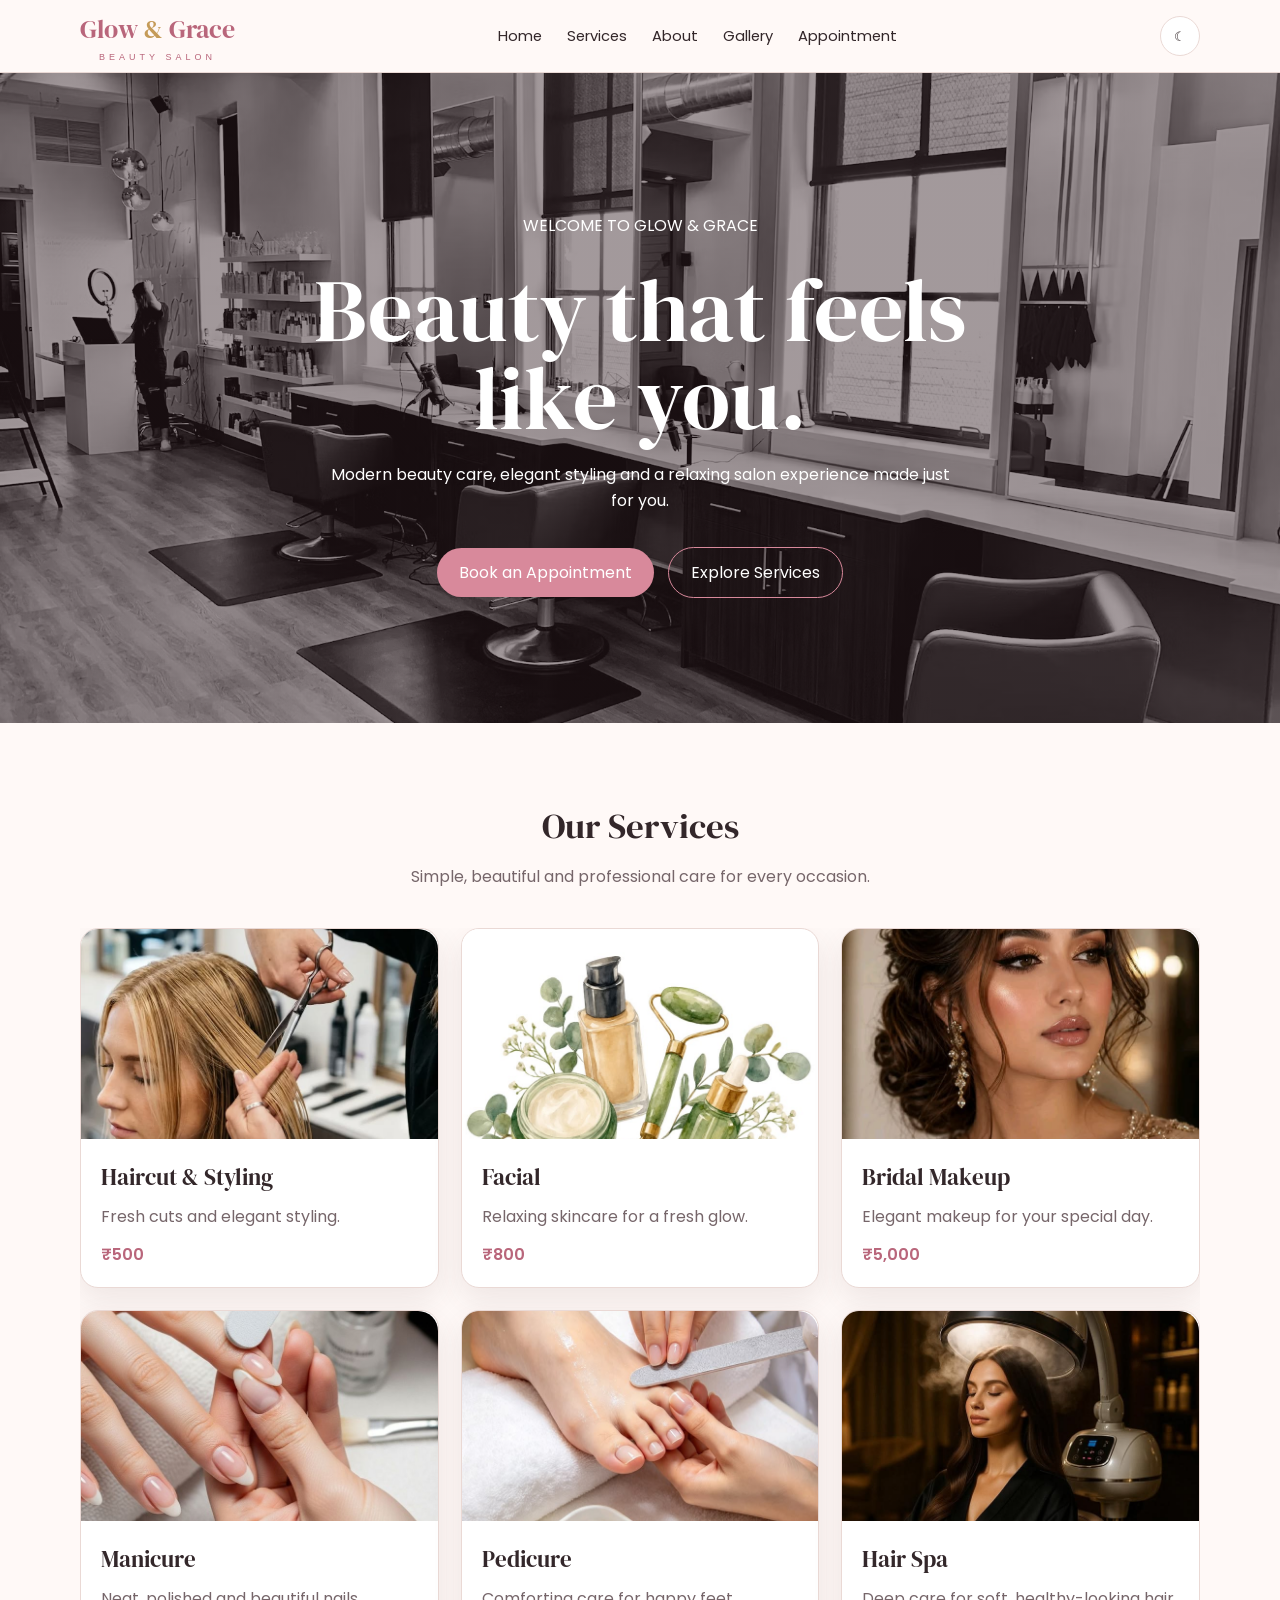
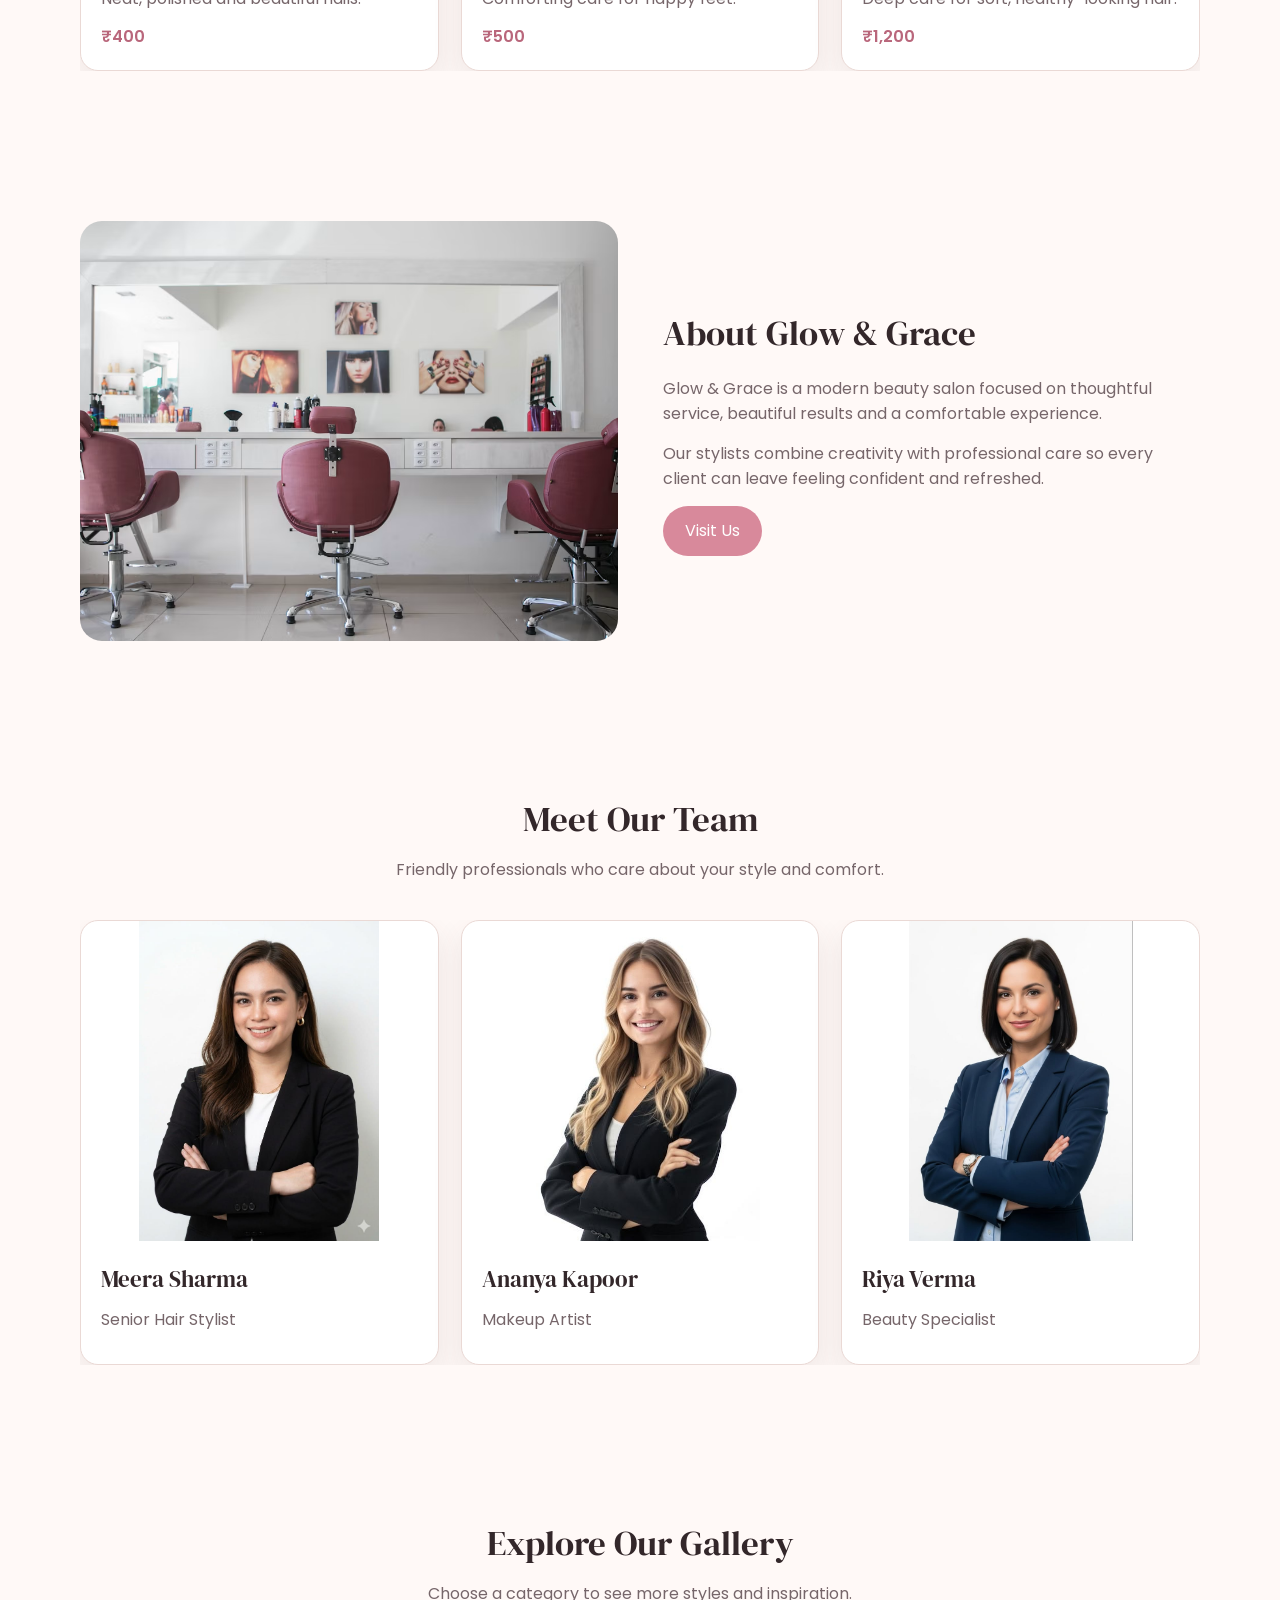
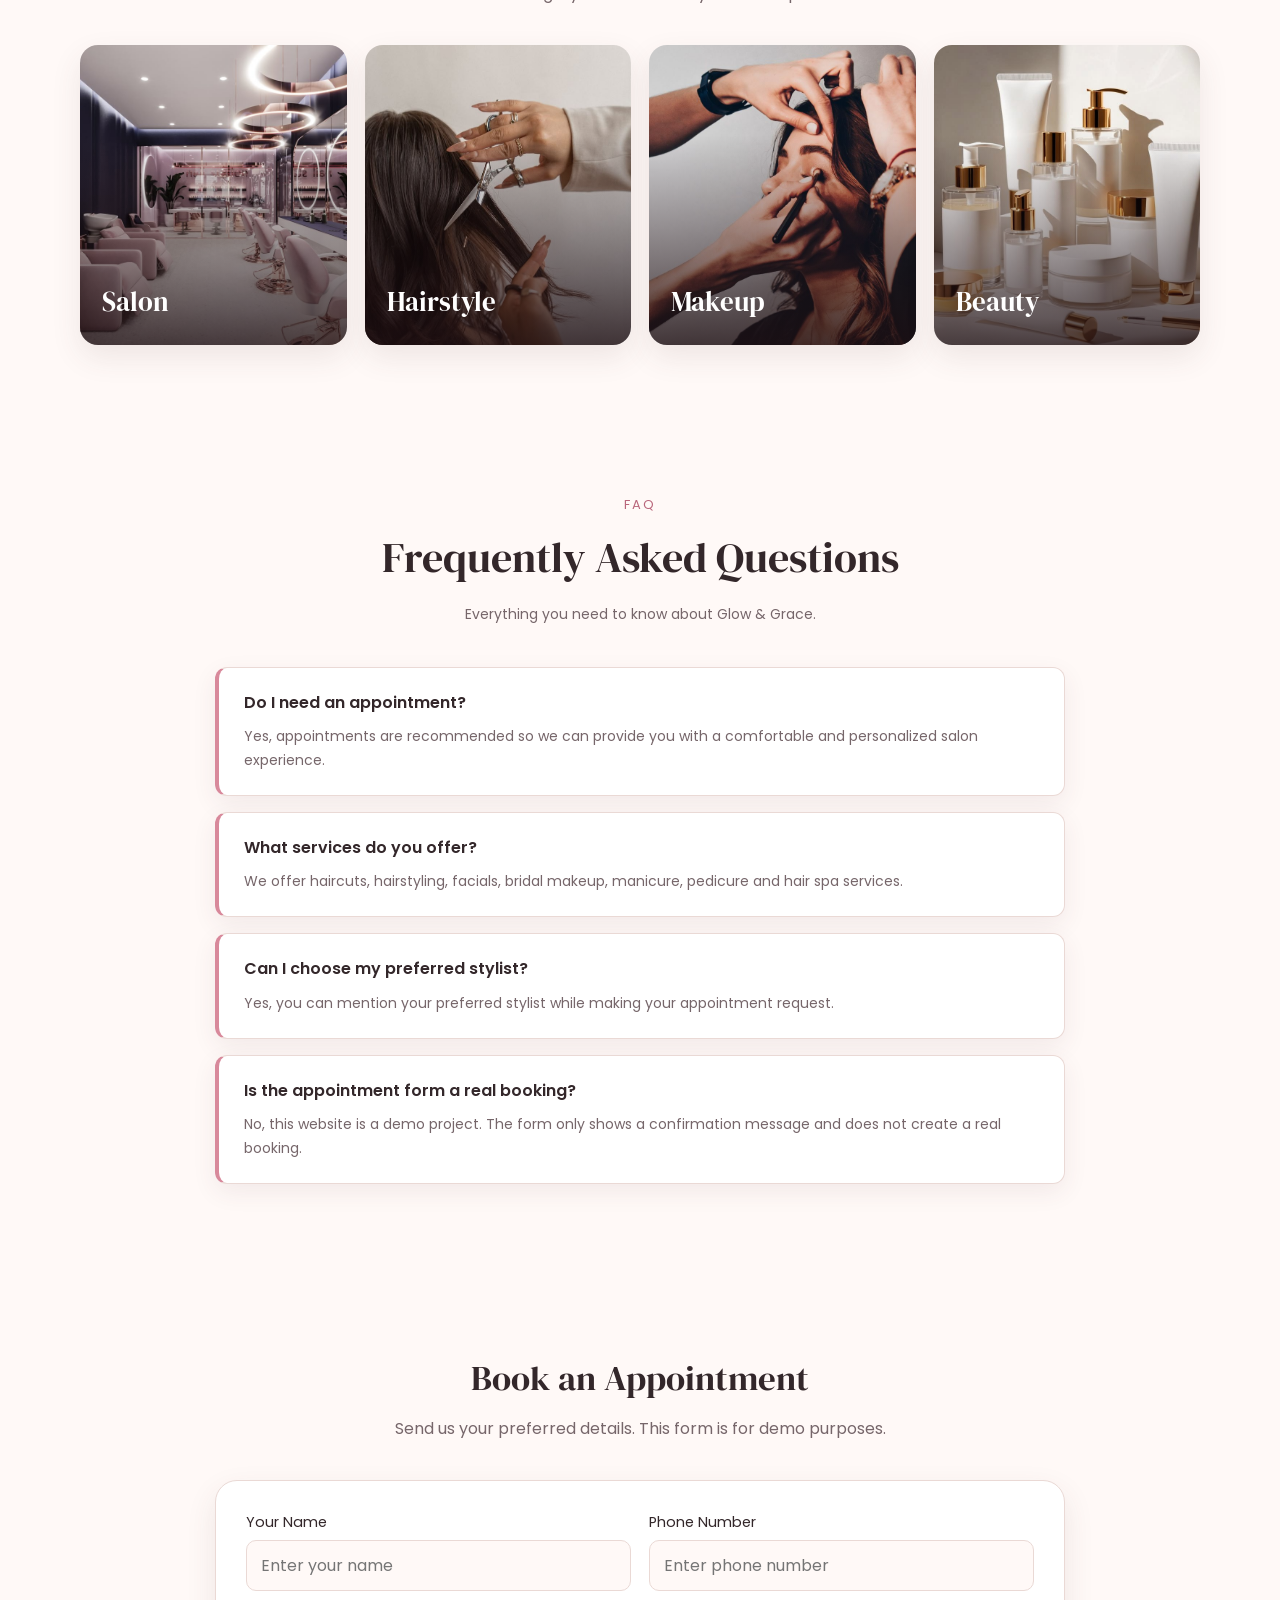
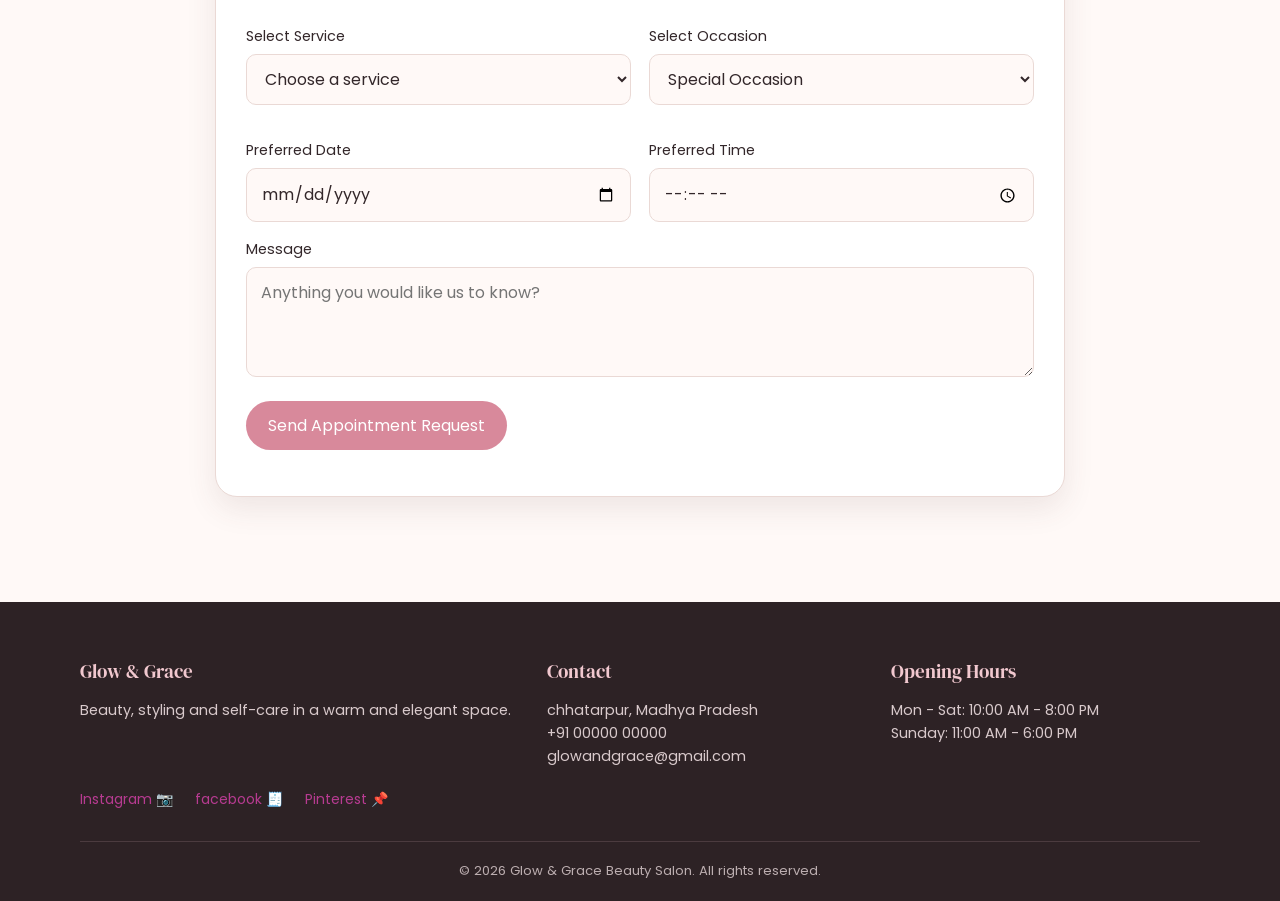
<file: index.html>
<!DOCTYPE html>
<html lang="en">
<head>
  <meta charset="UTF-8">
  <meta name="viewport" content="width=device-width, initial-scale=1.0">
  <title>Glow & Grace | Beauty Salon</title>
  <link rel="stylesheet" href="style.css">
</head>
<body>
<header>
  <div class="container nav">
    <a class="logo" href="index.html">Glow <span>&</span> Grace
    <small>BEAUTY SALON</small> </a>
    <nav>
      <ul>
        <li><a href="#home">Home</a></li>
        <li><a href="#services">Services</a></li>
        <li><a href="#about">About</a></li>
        <li><a href="#gallery">Gallery</a></li>
        <li><a href="#booking">Appointment</a></li>
      </ul>
    </nav>
    <div class="nav-actions">
      <button class="theme-btn" aria-label="Toggle theme">☾</button>
      <button class="menu-btn" aria-label="Open menu">☰</button>
    </div>
  </div>
</header>

<main id="home">
  <section class="hero">
    <div class="hero-content">
      <p>WELCOME TO GLOW & GRACE</p>
      <h1>Beauty that feels like you.</h1>
      <p>Modern beauty care, elegant styling and a relaxing salon experience made just for you.</p>
      <a class="btn" href="#booking">Book an Appointment</a>
      <a class="btn btn-outline" href="#services">Explore Services</a>
    </div>
  </section>

  <section class="section" id="services">
    <div class="container">
      <div class="section-title">
        <h2>Our Services</h2>
        <p>Simple, beautiful and professional care for every occasion.</p>
      </div>

      <div class="cards">
        <article class="card">
          <img class="service-img" src="assests/The Complete Guide to Butterfly Haircuts_ From Prep to Perfect Layers • HerLocks.jpg" alt="Haircut">
          <div class="card-body"><h3>Haircut & Styling</h3><p>Fresh cuts and elegant styling.</p><span class="price">₹500</span></div>
        </article>
        <article class="card">
          <img class="service-img" src="assests/download 8.jpg" alt="Facial">
          <div class="card-body"><h3>Facial</h3><p>Relaxing skincare for a fresh glow.</p><span class="price">₹800</span></div>
        </article>
        <article class="card">
          <img class="service-img" src="assests/Luxury Soft Glam Makeup Look ✨ Golden Shimmer Eyes & Elegant Hairstyle Inspiration.jpg" alt="Bridal makeup">
          <div class="card-body"><h3>Bridal Makeup</h3><p>Elegant makeup for your special day.</p><span class="price">₹5,000</span></div>
        </article>
        <article class="card">
          <img class="service-img" src="assests/Professional Manicure Process – Step by Step Nail Care Inspiration.jpg" alt="Manicure">
          <div class="card-body"><h3>Manicure</h3><p>Neat, polished and beautiful nails.</p><span class="price">₹400</span></div>
        </article>
        <article class="card">
          <img class="service-img" src="assests/Aulas de Manicure e Pedicure (Iniciante) Faby Cardoso.jpg" alt="Pedicure">
          <div class="card-body"><h3>Pedicure</h3><p>Comforting care for happy feet.</p><span class="price">₹500</span></div>
        </article>
        <article class="card">
          <img class="service-img" src="assests/spa.jpg" alt="Hair spa">
          <div class="card-body"><h3>Hair Spa</h3><p>Deep care for soft, healthy-looking hair.</p><span class="price">₹1,200</span></div>
        </article>
      </div>
    </div>
  </section>

  <section class="section" id="about">
    <div class="container about">
      <img src="assests/photo-1521590832167-7bcbfaa6381f.avif" alt="Salon interior">
      <div class="about-text">
        <h2>About Glow & Grace</h2>
        <p>Glow & Grace is a modern beauty salon focused on thoughtful service, beautiful results and a comfortable experience.</p>
        <p>Our stylists combine creativity with professional care so every client can leave feeling confident and refreshed.</p>
        <a class="btn" href="#booking">Visit Us</a>
      </div>
    </div>
  </section>

  <section class="section">
    <div class="container">
      <div class="section-title">
        <h2>Meet Our Team</h2>
        <p>Friendly professionals who care about your style and comfort.</p>
      </div>
      <div class="cards">
        <article class="card"><img class="team-img" src='assests/download.jpg'
         alt="Stylist"><div class="card-body"><h3>Meera Sharma</h3><p>Senior Hair Stylist</p></div></article>
        <article class="card"><img class="team-img" src="assests/download (1).jpg" alt="Makeup artist"><div class="card-body"><h3>Ananya Kapoor</h3><p>Makeup Artist</p></div></article>
        <article class="card"><img class="team-img" src="assests/download 3.jpg" alt="Beauty specialist"><div class="card-body"><h3>Riya Verma</h3><p>Beauty Specialist</p></div></article>
      </div>
    </div>
  </section>

  <section class="section" id="gallery">
    <div class="container">
      <div class="section-title">
        <h2>Explore Our Gallery</h2>
        <p>Choose a category to see more styles and inspiration.</p>
      </div>
      <div class="gallery-home">
        <a class="gallery-card" href="salon.html"><img src="assests/beauty-salon.jpg" alt="Salon"><h3>Salon</h3></a>
        <a class="gallery-card" href="hairstyle.html"><img src="assests/style.jpg" alt="Hairstyle"><h3>Hairstyle</h3></a>
        <a class="gallery-card" href="makeup.html"><img src="assests/makeup.jpg" alt="Makeup"><h3>Makeup</h3></a>
        <a class="gallery-card" href="beauty.html"><img src="assests/Trending Beauty Hacks Every Girl Should Know 2026.jpg" alt="Beauty"><h3>Beauty</h3></a>
      </div>
    </div>
  </section>

  <section class="faq-section">
  <div class="faq-heading">
    <p>FAQ</p>
    <h2>Frequently Asked Questions</h2>
    <span>Everything you need to know about Glow & Grace.</span>
  </div>

  <div class="faq-container">

    <div class="faq-card">
      <h3>Do I need an appointment?</h3>
      <p>
        Yes, appointments are recommended so we can provide you with
        a comfortable and personalized salon experience.
      </p>
    </div>

    <div class="faq-card">
      <h3>What services do you offer?</h3>
      <p>
        We offer haircuts, hairstyling, facials, bridal makeup,
        manicure, pedicure and hair spa services.
      </p>
    </div>

    <div class="faq-card">
      <h3>Can I choose my preferred stylist?</h3>
      <p>
        Yes, you can mention your preferred stylist while making
        your appointment request.
      </p>
    </div>

    <div class="faq-card">
      <h3>Is the appointment form a real booking?</h3>
      <p>
        No, this website is a demo project. The form only shows
        a confirmation message and does not create a real booking.
      </p>
    </div>

  </div>
</section>

  <section class="section" id="booking">
    <div class="container">
      <div class="section-title">
        <h2>Book an Appointment</h2>
        <p>Send us your preferred details. This form is for demo purposes.</p>
      </div>

      <form class="booking" id="bookingForm">
        <div class="form-grid">
          <div class="field"><label for="name">Your Name</label><input id="name" required type="text" placeholder="Enter your name"></div>
          <div class="field"><label for="phone">Phone Number</label><input id="phone" required type="tel" placeholder="Enter phone number"></div>
          <div class="field">
            <label for="service">Select Service</label>
            <select id="service" required>
              <option value="">Choose a service</option>
              <option data-price="₹500">Haircut & Styling</option>
              <option data-price="₹800">Facial</option>
              <option data-price="₹5,000">Bridal Makeup</option>
              <option data-price="₹400">Manicure</option>
              <option data-price="₹500">Pedicure</option>
              <option data-price="₹1,200">Hair Spa</option>
            </select>
          </div>

                <div class="field">
            <label for="service">Select Occasion</label>
            <select id="service" required>
              <option value="">Special Occasion</option>
              <option >Wedding</option>
              <option >Party</option>
              <option >Birthday</option>
              <option >Other</option>
             
            </select>
          </div>


          
          <div class="field"><label for="date">Preferred Date</label><input id="date" required type="date"></div>
          <div class="field"><label for="time">Preferred Time</label><input id="time" required type="time"></div>
        </div>
        <div class="field"><label for="notes">Message</label><textarea id="notes" placeholder="Anything you would like us to know?"></textarea></div>
        <button class="btn" type="submit">Send Appointment Request</button>
        <p class="message" id="formMessage"></p>
      </form>
    </div>
  </section>
</main>

<footer>
  <div class="container">
    <div class="footer-grid">
      <div><h3>Glow & Grace</h3><p>Beauty, styling and self-care in a warm and elegant space.</p></div>

      

      <div><h3>Contact</h3><p>chhatarpur, Madhya Pradesh</p><p>+91 00000 00000</p><p>glowandgrace@gmail.com</p></div>
      <div><h3>Opening Hours</h3><p>Mon - Sat: 10:00 AM - 8:00 PM</p><p>Sunday: 11:00 AM - 6:00 PM</p></div>
    </div>


     <div class="social-links">
        <a href="#insta">Instagram 📷</a>
        <a href="#fb">facebook 🧾</a>
        <a href="#pinterest">Pinterest 📌</a>
    </div>
    <div class="footer-bottom">© 2026 Glow & Grace Beauty Salon. All rights reserved.</div>
  </div>
</footer>

<script src="script.js"></script>
</body>
</html>
</file>
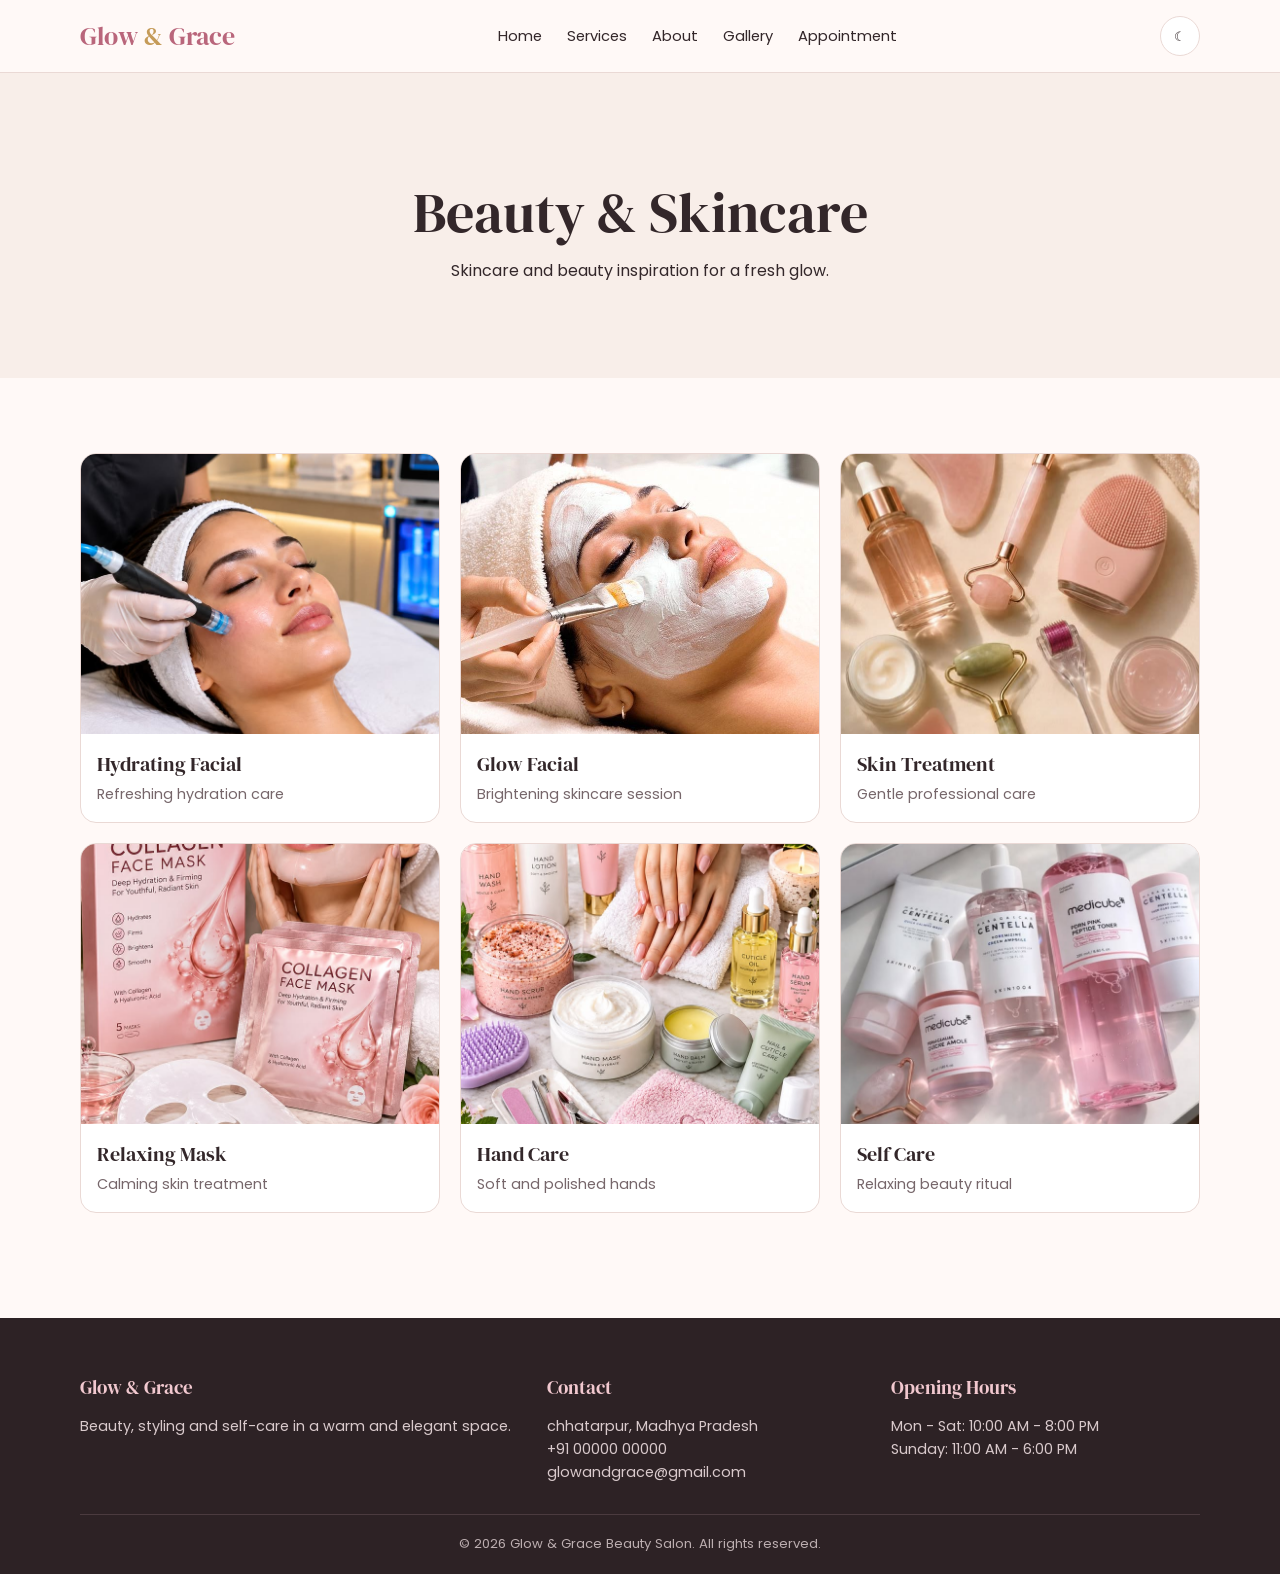
<file: beauty.html>
<!DOCTYPE html>
<html lang="en">
<head>
  <meta charset="UTF-8">
  <meta name="viewport" content="width=device-width, initial-scale=1.0">
  <title>Beauty & Skincare | Glow & Grace</title>
  <link rel="stylesheet" href="style.css">
</head>
<body>
<header>
  <div class="container nav">
    <a class="logo" href="index.html">Glow <span>&</span> Grace</a>
    <nav><ul>
      <li><a href="index.html">Home</a></li>
      <li><a href="index.html#services">Services</a></li>
      <li><a href="index.html#about">About</a></li>
      <li><a href="index.html#gallery">Gallery</a></li>
      <li><a href="index.html#booking">Appointment</a></li>
    </ul></nav>
    <div class="nav-actions">
      <button class="theme-btn" aria-label="Toggle theme">☾</button>
      <button class="menu-btn" aria-label="Open menu">☰</button>
    </div>
  </div>
</header>

<section class="page-hero">
  <div class="container">
    <h1>Beauty & Skincare</h1>
    <p>Skincare and beauty inspiration for a fresh glow.</p>
  </div>
</section>

<section class="section">
  <div class="container">
    <div class="gallery-grid">
      <article class="gallery-item"><img src="assests/facial.jpg" alt="Hydrating Facial"><h3>Hydrating Facial</h3><p>Refreshing hydration care</p></article>
<article class="gallery-item"><img src="assests/face.jpg" alt="Glow Facial"><h3>Glow Facial</h3><p>Brightening skincare session</p></article>
<article class="gallery-item"><img src="assests/skkin tool.jpg" alt="Skin Treatment"><h3>Skin Treatment</h3><p>Gentle professional care</p></article>
<article class="gallery-item"><img src="assests/face mask.jpg" alt="Relaxing Mask"><h3>Relaxing Mask</h3><p>Calming skin treatment</p></article>
<article class="gallery-item"><img src="assests/hand care.jpg" alt="Hand Care"><h3>Hand Care</h3><p>Soft and polished hands</p></article>
<article class="gallery-item"><img src="assests/Glass skin routine for glowing skin 💕.jpg" alt="Self Care"><h3>Self Care</h3><p>Relaxing beauty ritual</p></article>
    </div>
  </div>
</section>

<footer>
  <div class="container">
    <div class="footer-grid">
      <div><h3>Glow & Grace</h3><p>Beauty, styling and self-care in a warm and elegant space.</p></div>
      <div><h3>Contact</h3><p>chhatarpur, Madhya Pradesh</p><p>+91 00000 00000</p><p>glowandgrace@gmail.com</p></div>
      <div><h3>Opening Hours</h3><p>Mon - Sat: 10:00 AM - 8:00 PM</p><p>Sunday: 11:00 AM - 6:00 PM</p></div>
    </div>
    <div class="footer-bottom">© 2026 Glow & Grace Beauty Salon. All rights reserved.</div>
  </div>
</footer>
<script src="script.js"></script>
</body>
</html>
</file>
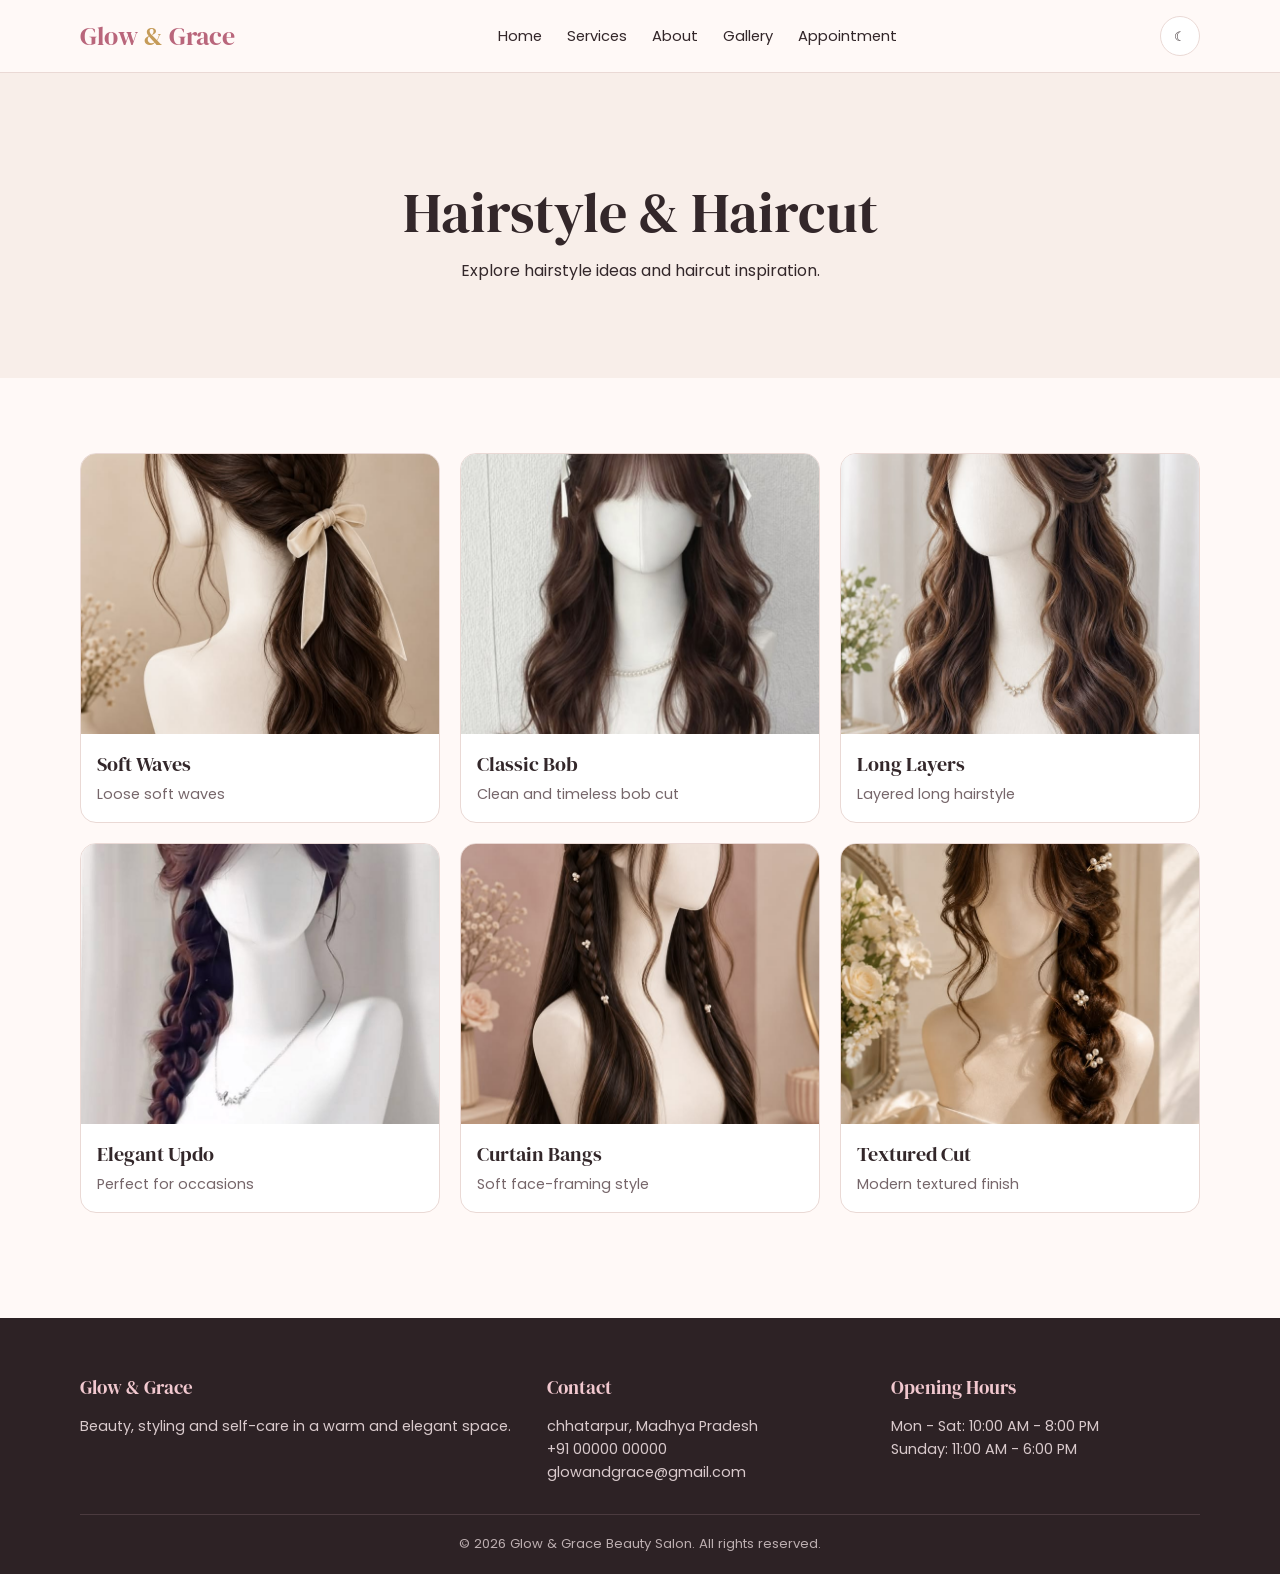
<file: hairstyle.html>
<!DOCTYPE html>
<html lang="en">
<head>
  <meta charset="UTF-8">
  <meta name="viewport" content="width=device-width, initial-scale=1.0">
  <title>Hairstyle & Haircut | Glow & Grace</title>
  <link rel="stylesheet" href="style.css">
</head>
<body>
<header>
  <div class="container nav">
    <a class="logo" href="index.html">Glow <span>&</span> Grace</a>
    <nav><ul>
      <li><a href="index.html">Home</a></li>
      <li><a href="index.html#services">Services</a></li>
      <li><a href="index.html#about">About</a></li>
      <li><a href="index.html#gallery">Gallery</a></li>
      <li><a href="index.html#booking">Appointment</a></li>
    </ul></nav>
    <div class="nav-actions">
      <button class="theme-btn" aria-label="Toggle theme">☾</button>
      <button class="menu-btn" aria-label="Open menu">☰</button>
    </div>
  </div>
</header>

<section class="page-hero">
  <div class="container">
    <h1>Hairstyle & Haircut</h1>
    <p>Explore hairstyle ideas and haircut inspiration.</p>
  </div>
</section>

<section class="section">
  <div class="container">
    <div class="gallery-grid">
      <article class="gallery-item"><img src="assests/Elegant Braided Low Ponytail with Velvet Bow _ Romantic Hairstyle Ideas.jpg" alt="Soft Waves"><h3>Soft Waves</h3><p>Loose soft waves</p></article>
<article class="gallery-item"><img src="assests/The Best 30 Hair Braid Styles From A Self-Taught Artist That Any Rapunzel Would Love (1).jpg" alt="Classic Bob"><h3>Classic Bob</h3><p>Clean and timeless bob cut</p></article>
<article class="gallery-item"><img src="assests/This Swedish Woman Creates Stunning Braided Hairstyles And Teaches You How To Do It Yourself.jpg" alt="Long Layers"><h3>Long Layers</h3><p>Layered long hairstyle</p></article>
<article class="gallery-item"><img src="assests/The Best 30 Hair Braid Styles From A Self-Taught Artist That Any Rapunzel Would Love.jpg" alt="Elegant Updo"><h3>Elegant Updo</h3><p>Perfect for occasions</p></article>
<article class="gallery-item"><img src="assests/Best Hairstyles for Thin Hair to Add Volume and Style.jpg" alt="Curtain Bangs"><h3>Curtain Bangs</h3><p>Soft face-framing style</p></article>
<article class="gallery-item"><img src="assests/FREE Trendy Nails Now 👇.jpg" alt="Textured Cut"><h3>Textured Cut</h3><p>Modern textured finish</p></article>
    </div>
  </div>
</section>

<footer>
  <div class="container">
    <div class="footer-grid">
      <div><h3>Glow & Grace</h3><p>Beauty, styling and self-care in a warm and elegant space.</p></div>
      <div><h3>Contact</h3><p>chhatarpur, Madhya Pradesh</p><p>+91 00000 00000</p><p>glowandgrace@gmail.com</p></div>
      <div><h3>Opening Hours</h3><p>Mon - Sat: 10:00 AM - 8:00 PM</p><p>Sunday: 11:00 AM - 6:00 PM</p></div>
    </div>
    <div class="footer-bottom">© 2026 Glow & Grace Beauty Salon. All rights reserved.</div>
  </div>
</footer>
<script src="script.js"></script>
</body>
</html>
</file>
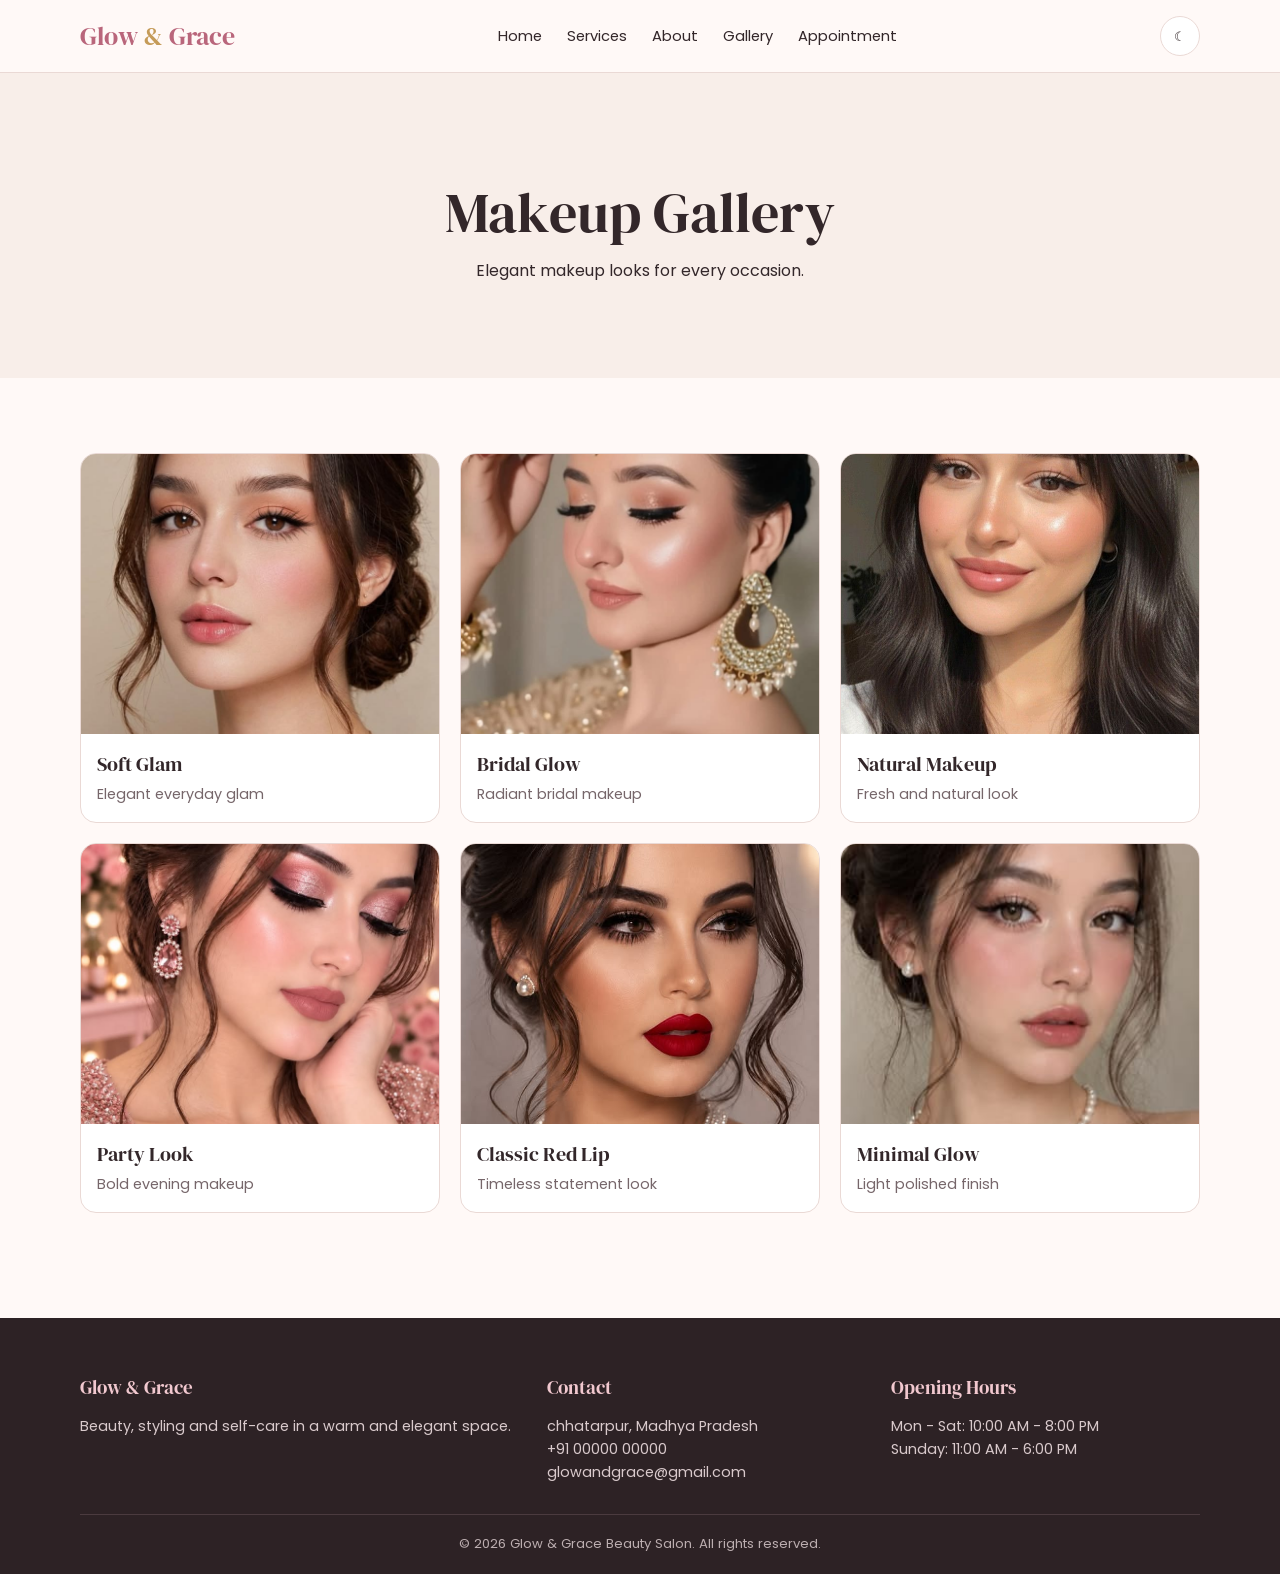
<file: makeup.html>
<!DOCTYPE html>
<html lang="en">
<head>
  <meta charset="UTF-8">
  <meta name="viewport" content="width=device-width, initial-scale=1.0">
  <title>Makeup Gallery | Glow & Grace</title>
  <link rel="stylesheet" href="style.css">
</head>
<body>
<header>
  <div class="container nav">
    <a class="logo" href="index.html">Glow <span>&</span> Grace</a>
    <nav><ul>
      <li><a href="index.html">Home</a></li>
      <li><a href="index.html#services">Services</a></li>
      <li><a href="index.html#about">About</a></li>
      <li><a href="index.html#gallery">Gallery</a></li>
      <li><a href="index.html#booking">Appointment</a></li>
    </ul></nav>
    <div class="nav-actions">
      <button class="theme-btn" aria-label="Toggle theme">☾</button>
      <button class="menu-btn" aria-label="Open menu">☰</button>
    </div>
  </div>
</header>

<section class="page-hero">
  <div class="container">
    <h1>Makeup Gallery</h1>
    <p>Elegant makeup looks for every occasion.</p>
  </div>
</section>

<section class="section">
  <div class="container">
    <div class="gallery-grid">
      <article class="gallery-item"><img src="assests/Soft glam makeup look - Copy.jpg" alt="Soft Glam"><h3>Soft Glam</h3><p>Elegant everyday glam</p></article>
<article class="gallery-item"><img src="assests/bridal.jpg" alt="Bridal Glow"><h3>Bridal Glow</h3><p>Radiant bridal makeup</p></article>
<article class="gallery-item"><img src="assests/no makeup makeup look ✨️ - Copy.jpg" alt="Natural Makeup"><h3>Natural Makeup</h3><p>Fresh and natural look</p></article>
<article class="gallery-item"><img src="assests/party.jpg" alt="Party Look"><h3>Party Look</h3><p>Bold evening makeup</p></article>
<article class="gallery-item"><img src="assests/The Ultimate Beauty Guide 2026_ Glow Naturally, Feel Confident Every Day - Konna Canvas.jpg" alt="Classic Red Lip"><h3>Classic Red Lip</h3><p>Timeless statement look</p></article>
<article class="gallery-item"><img src="assests/download (4) - Copy.jpg" alt="Minimal Glow"><h3>Minimal Glow</h3><p>Light polished finish</p></article>
    </div>
  </div>
</section>

<footer>
  <div class="container">
    <div class="footer-grid">
      <div><h3>Glow & Grace</h3><p>Beauty, styling and self-care in a warm and elegant space.</p></div>
      <div><h3>Contact</h3><p>chhatarpur, Madhya Pradesh</p><p>+91 00000 00000</p><p>glowandgrace@gmail.com</p></div>
      <div><h3>Opening Hours</h3><p>Mon - Sat: 10:00 AM - 8:00 PM</p><p>Sunday: 11:00 AM - 6:00 PM</p></div>
    </div>
    <div class="footer-bottom">© 2026 Glow & Grace Beauty Salon. All rights reserved.</div>
  </div>
</footer>
<script src="script.js"></script>
</body>
</html>
</file>
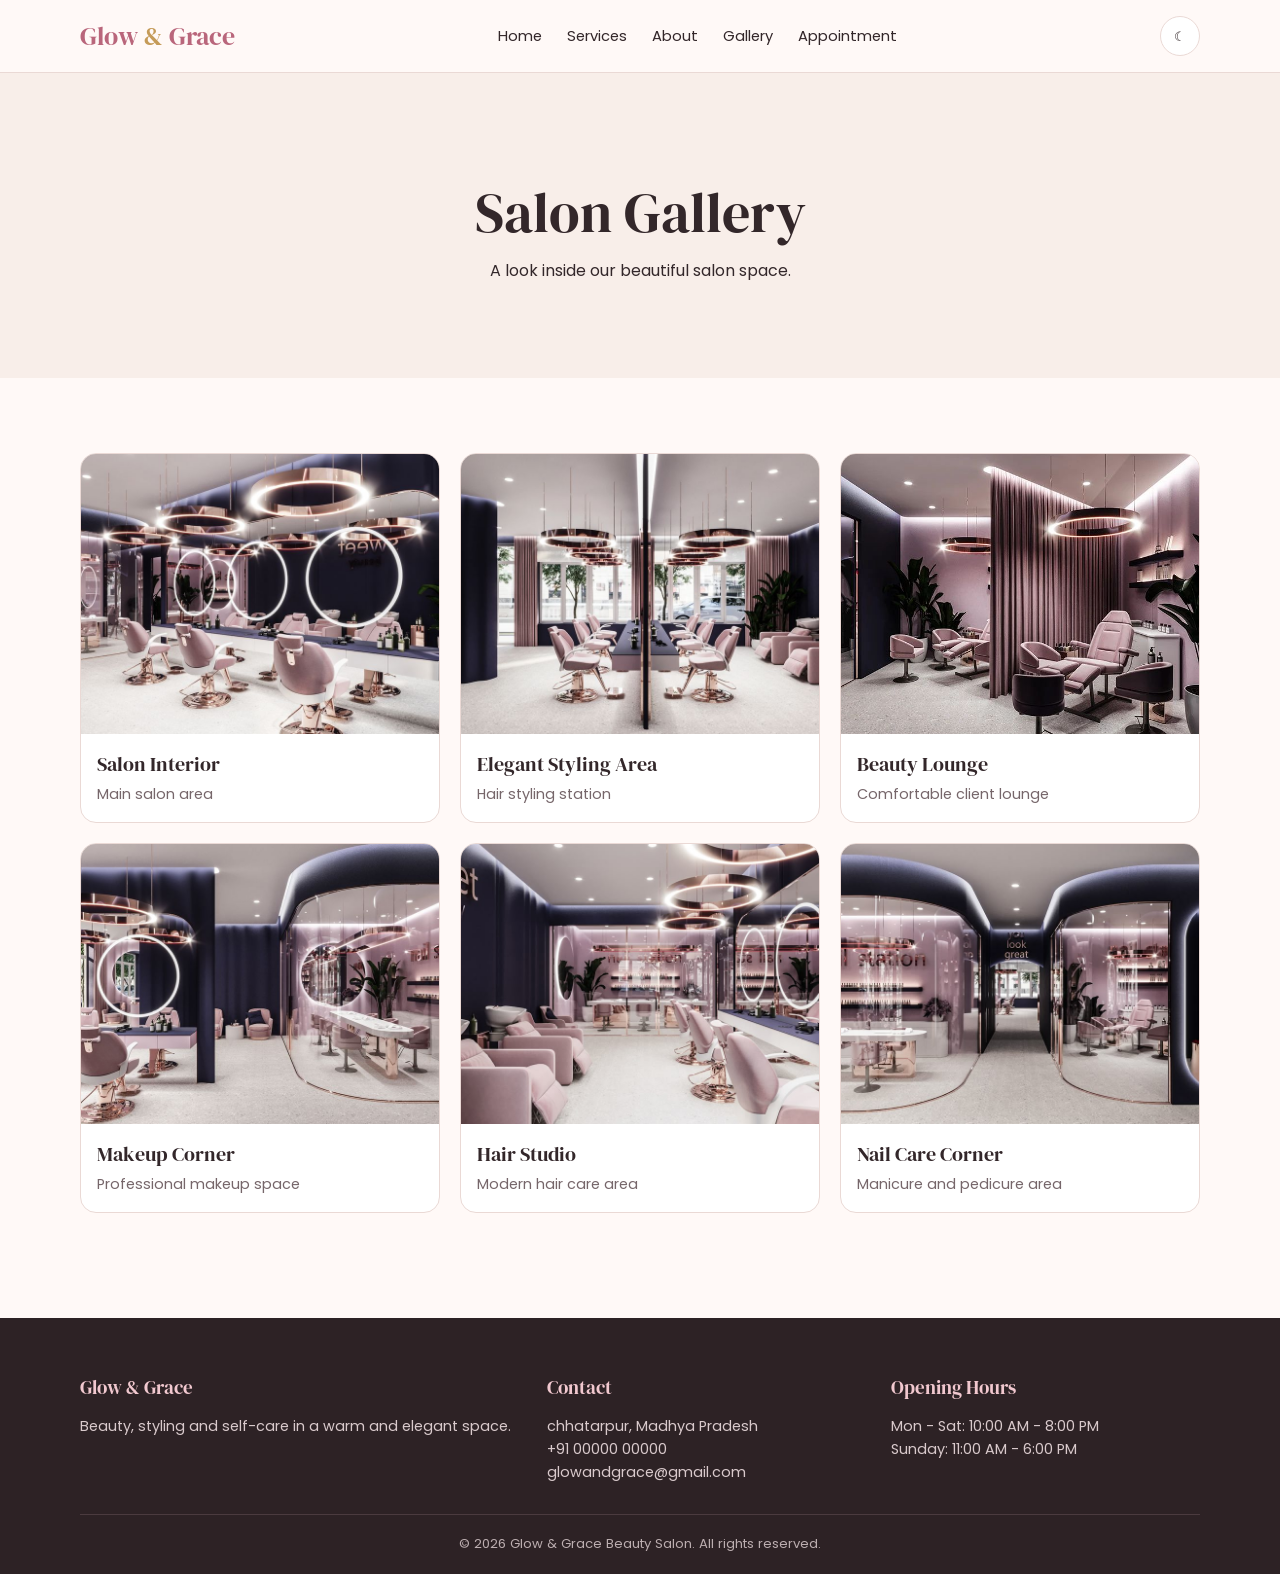
<file: salon.html>
<!DOCTYPE html>
<html lang="en">
<head>
  <meta charset="UTF-8">
  <meta name="viewport" content="width=device-width, initial-scale=1.0">
  <title>Salon Gallery | Glow & Grace</title>
  <link rel="stylesheet" href="style.css">
</head>
<body>
<header>
  <div class="container nav">
    <a class="logo" href="index.html">Glow <span>&</span> Grace</a>
    <nav><ul>
      <li><a href="index.html">Home</a></li>
      <li><a href="index.html#services">Services</a></li>
      <li><a href="index.html#about">About</a></li>
      <li><a href="index.html#gallery">Gallery</a></li>
      <li><a href="index.html#booking">Appointment</a></li>
    </ul></nav>
    <div class="nav-actions">
      <button class="theme-btn" aria-label="Toggle theme">☾</button>
      <button class="menu-btn" aria-label="Open menu">☰</button>
    </div>
  </div>
</header>

<section class="page-hero">
  <div class="container">
    <h1>Salon Gallery</h1>
    <p>A look inside our beautiful salon space.</p>
  </div>
</section>

<section class="section">
  <div class="container">
    <div class="gallery-grid">
      <article class="gallery-item"><img src="assests/Beauty Salon Interior Design Ideas.jpg" alt="Rosewood Salon Interior"><h3> Salon Interior</h3><p>Main salon area</p></article>
<article class="gallery-item"><img src="assests/sweet beauty - Ihor Skrypnyk.jpg"><h3>Elegant Styling Area</h3><p>Hair styling station</p></article>
<article class="gallery-item"><img src="assests/sweet beauty - Ihor Skrypnyk (1).jpg" alt="Beauty Lounge"><h3>Beauty Lounge</h3><p>Comfortable client lounge</p></article>
<article class="gallery-item"><img src="assests/sweet beauty - Ihor Skrypnyk (2).jpg" alt="Makeup Corner"><h3>Makeup Corner</h3><p>Professional makeup space</p></article>
<article class="gallery-item"><img src="assests/beauty-salon.jpg" alt="Hair Studio"><h3>Hair Studio</h3><p>Modern hair care area</p></article>
<article class="gallery-item"><img src="assests/sweet beauty - Ihor Skrypnyk (3).jpg" alt="Nail Care Corner"><h3>Nail Care Corner</h3><p>Manicure and pedicure area</p></article>
    </div>
  </div>
</section>

<footer>
  <div class="container">
    <div class="footer-grid">
      <div><h3>Glow & Grace</h3><p>Beauty, styling and self-care in a warm and elegant space.</p></div>
      <div><h3>Contact</h3><p>chhatarpur, Madhya Pradesh</p><p>+91 00000 00000</p><p>glowandgrace@gmail.com</p></div>
      <div><h3>Opening Hours</h3><p>Mon - Sat: 10:00 AM - 8:00 PM</p><p>Sunday: 11:00 AM - 6:00 PM</p></div>
    </div>
    <div class="footer-bottom">© 2026 Glow & Grace Beauty Salon. All rights reserved.</div>
  </div>
</footer>
<script src="script.js"></script>
</body>
</html>
</file>
<file: style.css>
@import url('https://fonts.googleapis.com/css2?family=DM+Serif+Display&family=Poppins:wght@400;500;600&display=swap');

:root {
  --bg: #fff9f7;
  --card: #ffffff;
  --text: #33272a;
  --muted: #76666a;
  --pink: #d8899b;
  --pink-dark: #b9667b;
  --gold: #c59b58;
  --cream: #f8eee9;
  --border: #ead9d5;
  --shadow: 0 12px 30px rgba(91, 54, 62, .10);
}

body.dark {
  --bg: #211a1c;
  --card: #2b2225;
  --text: #f8eeec;
  --muted: #cdbfc0;
  --cream: #35292c;
  --border: #493a3e;
  --shadow: 0 12px 30px rgba(0, 0, 0, .28);
}

* { box-sizing: border-box; margin: 0; padding: 0; }

html { scroll-behavior: smooth; }

body {
  font-family: 'Poppins', sans-serif;
  background: var(--bg);
  color: var(--text);
  line-height: 1.6;
}

a { color: inherit; text-decoration: none; }

img { width: 100%; display: block; }

.container {
  width: min(1120px, 92%);
  margin: auto;
}

h1, h2, h3 { font-family: 'DM Serif Display', serif; font-weight: 400; }

h2 {
  font-size: 2.2rem;
  margin-bottom: 10px;
}

.section {
  padding: 75px 0;
}

.section-title {
  text-align: center;
  max-width: 650px;
  margin: 0 auto 38px;
}

.section-title p { color: var(--muted); }

.btn {
  display: inline-block;
  background: var(--pink);
  color: #fff;
  padding: 12px 22px;
  border-radius: 30px;
  border: 0;
  cursor: pointer;
  font: inherit;
  transition: .25s;
}

.btn:hover {
  background: var(--pink-dark);
  transform: translateY(-2px);
}

.btn-outline {
  background: transparent;
  /* color: var(--text); */
  color: white;
  border: 1px solid var(--pink);
}

header {
  position: sticky;
  top: 0;
  z-index: 10;
  background: rgba(255, 249, 247, .94);
  border-bottom: 1px solid var(--border);
  backdrop-filter: blur(10px);
}

.dark header { background: rgba(33, 26, 28, .94); }

.nav {
  min-height: 72px;
  display: flex;
  align-items: center;
  justify-content: space-between;
  gap: 20px;
}

.logo {
  font-family: 'DM Serif Display', serif;
  font-size: 1.65rem;
  color: var(--pink-dark);
}

.logo small {
    display: block;
    text-align: center;
    font-family: Arial, sans-serif;
    font-size: 9px;
    letter-spacing: 4px;
}


.logo span { color: var(--gold); }

nav ul {
  display: flex;
  align-items: center;
  gap: 25px;
  list-style: none;
}

nav a { font-size: .92rem; }

nav a:hover { color: var(--pink-dark); }

.nav-actions {
  display: flex;
  align-items: center;
  gap: 10px;
}

.theme-btn, .menu-btn {
  border: 1px solid var(--border);
  background: var(--card);
  color: var(--text);
  width: 40px;
  height: 40px;
  border-radius: 50%;
  cursor: pointer;
}

.menu-btn { display: none; }

.hero {
  min-height: 650px;
  display: grid;
  place-items: center;
  text-align: center;
  color: #fff;
  background:
    linear-gradient(rgba(50, 29, 34, .45), rgba(50, 29, 34, .45)),
    url('assests/photo-1560066984-138dadb4c035.avif')
    center/cover;
}

.hero-content { max-width: 760px; }

.hero h1 { font-size: clamp(3rem, 8vw, 5.5rem); line-height: 1; }

.hero p {
  max-width: 620px;
  margin: 20px auto 28px;
  color: #fff;
}

.hero .btn { margin: 5px; }

.cards {
  display: grid;
  grid-template-columns: repeat(3, 1fr);
  gap: 22px;
  overflow: hidden;
}

.card {
  background: var(--card);
  border: 1px solid var(--border);
  border-radius: 18px;
  overflow: hidden;
  box-shadow: var(--shadow);
}

.card-body { padding: 20px; }

.card h3 { font-size: 1.45rem; }

.card p { color: var(--muted); margin: 8px 0 12px; }

.price {
  color: var(--pink-dark);
  font-weight: 600;
}

.service-img { height: 210px; 
  width: 100%;
  object-fit: cover;
  display: block;
  border-radius: 15px 20px 0 0;

}

.about {
  display: grid;
  grid-template-columns: 1fr 1fr;
  gap: 45px;
  align-items: center;
}

.about img {
  height: 420px;
  object-fit: cover;
  border-radius: 22px;
}

.about-text p { color: var(--muted); margin: 14px 0; }

.team-img {
  height: 320px;
  width: 100%;
  object-fit: contain;
  display: block;
}

.gallery-home {
  display: grid;
  grid-template-columns: repeat(4, 1fr);
  gap: 18px;
}

.gallery-card {
  position: relative;
  min-height: 300px;
  border-radius: 18px;
  overflow: hidden;
  color: #fff;
  display: flex;
  align-items: end;
  box-shadow: var(--shadow);
}

.gallery-card img {
  position: absolute;
  inset: 0;
  height: 100%;
  object-fit: cover;
  transition: .4s;
}

.gallery-card::after {
  content: "";
  position: absolute;
  inset: 0;
  background: linear-gradient(transparent 30%, rgba(30, 15, 18, .8));
}

.gallery-card:hover img { transform: scale(1.06); }

.gallery-card h3 {
  position: relative;
  z-index: 1;
  padding: 22px;
  font-size: 1.7rem;
}

.booking {
  max-width: 850px;
  margin: auto;
  background: var(--card);
  padding: 30px;
  border: 1px solid var(--border);
  border-radius: 22px;
  box-shadow: var(--shadow);
}

.form-grid {
  display: grid;
  grid-template-columns: 1fr 1fr;
  gap: 18px;
}

.field { margin-bottom: 16px; }

label {
  display: block;
  margin-bottom: 6px;
  font-size: .9rem;
}

input, select, textarea {
  width: 100%;
  padding: 12px 14px;
  border: 1px solid var(--border);
  border-radius: 10px;
  background: var(--bg);
  color: var(--text);
  font: inherit;
  outline: none;
}

textarea { min-height: 110px; resize: vertical; }

input:focus, select:focus, textarea:focus {
  border-color: var(--pink);
}

.message {
  margin-top: 16px;
  color: #4d8b61;
  font-weight: 500;
}

.page-hero {
  padding: 95px 0;
  text-align: center;
  background: var(--cream);
}

.page-hero h1 { font-size: 3.5rem; }

.gallery-grid {
  display: grid;
  grid-template-columns: repeat(3, 1fr);
  gap: 20px;
}

.gallery-item {
  background: var(--card);
  border: 1px solid var(--border);
  border-radius: 16px;
  overflow: hidden;
}

.gallery-item img {
  height: 280px;
  object-fit: cover;
}

.gallery-item h3 {
  padding: 14px 16px 3px;
  font-size: 1.25rem;
}

.gallery-item p {
  padding: 0 16px 16px;
  color: var(--muted);
  font-size: .9rem;
}

.faq-section {
  background: #fff9f7;
  padding: 75px 20px;
}

.faq-heading {
  text-align: center;
  max-width: 650px;
  margin: 0 auto 40px;
}

.faq-heading p {
  color: #b9667b;
  font-size: 13px;
  letter-spacing: 2px;
  margin-bottom: 8px;
}

.faq-heading h2 {
  color: #33272a;
  font-family: "DM Serif Display", serif;
  font-size: 42px;
  font-weight: 400;
  margin: 0 0 10px;
}

.faq-heading span {
  color: #76666a;
  font-size: 14px;
}

.faq-container {
  max-width: 850px;
  margin: auto;
}

.faq-card {
  background: #fff;
  border: 1px solid #ead9d5;
  border-left: 4px solid #d8899b;
  border-radius: 12px;
  padding: 22px 25px;
  margin-bottom: 16px;
  box-shadow: 0 8px 25px rgba(91, 54, 62, 0.08);
  transition: 0.3s;
}

.faq-card:hover {
  transform: translateY(-3px);
  border-left-color: #c59b58;
  box-shadow: 0 12px 30px rgba(91, 54, 62, 0.12);
}

.faq-card h3 {
  color: #33272a;
  font-family: "Poppins", sans-serif;
  font-size: 16px;
  font-weight: 600;
  margin-bottom: 10px;
}

.faq-card p {
  color: #76666a;
  font-family: "Poppins", sans-serif;
  font-size: 14px;
  line-height: 1.7;
  margin: 0;
}

@media (max-width: 600px) {
  .faq-section {
    padding: 55px 15px;
  }

  .faq-heading h2 {
    font-size: 32px;
  }

  .faq-card {
    padding: 18px;
  }
}

footer {
  background: #2d2225;
  color: #fff;
  padding: 55px 0 20px;
  margin-top: 30px;
}

.social-links{
   display: flex;
   justify-content: left;
   gap: 22px;
   flex-wrap: wrap;
   margin: 20px 0;
}

.social-links a{
   color: rgb(183, 59, 145);
   text-decoration: none;
   font-size: 14px;
}

.footer-grid {
  display: grid;
  grid-template-columns: 1.4fr 1fr 1fr;
  gap: 35px;
}

footer h3 { color: #f1c8cf; margin-bottom: 12px; }

footer p, footer a { color: #d9cacc; font-size: .9rem; }

.footer-bottom {
  border-top: 1px solid #4b3b3f;
  margin-top: 30px;
  padding-top: 18px;
  text-align: center;
  font-size: .82rem;
  color: #bcaeb0;
}

@media (max-width: 850px) {
  nav ul {
    display: none;
    position: absolute;
    top: 72px;
    left: 0;
    right: 0;
    background: var(--card);
    padding: 20px;
    border-bottom: 1px solid var(--border);
    flex-direction: column;
  }

  nav ul.show { display: flex; }

  .menu-btn { display: block; }

  .cards, .gallery-grid { grid-template-columns: repeat(2, 1fr); }

  .gallery-home { grid-template-columns: repeat(2, 1fr); }

  .about { grid-template-columns: 1fr; }
}

@media (max-width: 600px) {
  .section { padding: 55px 0; }

  .cards, .gallery-grid, .gallery-home, .form-grid, .footer-grid {
    grid-template-columns: 1fr;
  }

  .hero { min-height: 580px; }

  .hero h1 { font-size: 3.3rem; }

  .page-hero h1 { font-size: 2.7rem; }

  .booking { padding: 22px; }
}
@media (max-width: 600px) {
  .faq-section {
    padding: 55px 15px;
  }

  .faq-heading h2 {
    font-size: 32px;
  }

  .faq-card {
    padding: 18px;
  }
}
</file>
